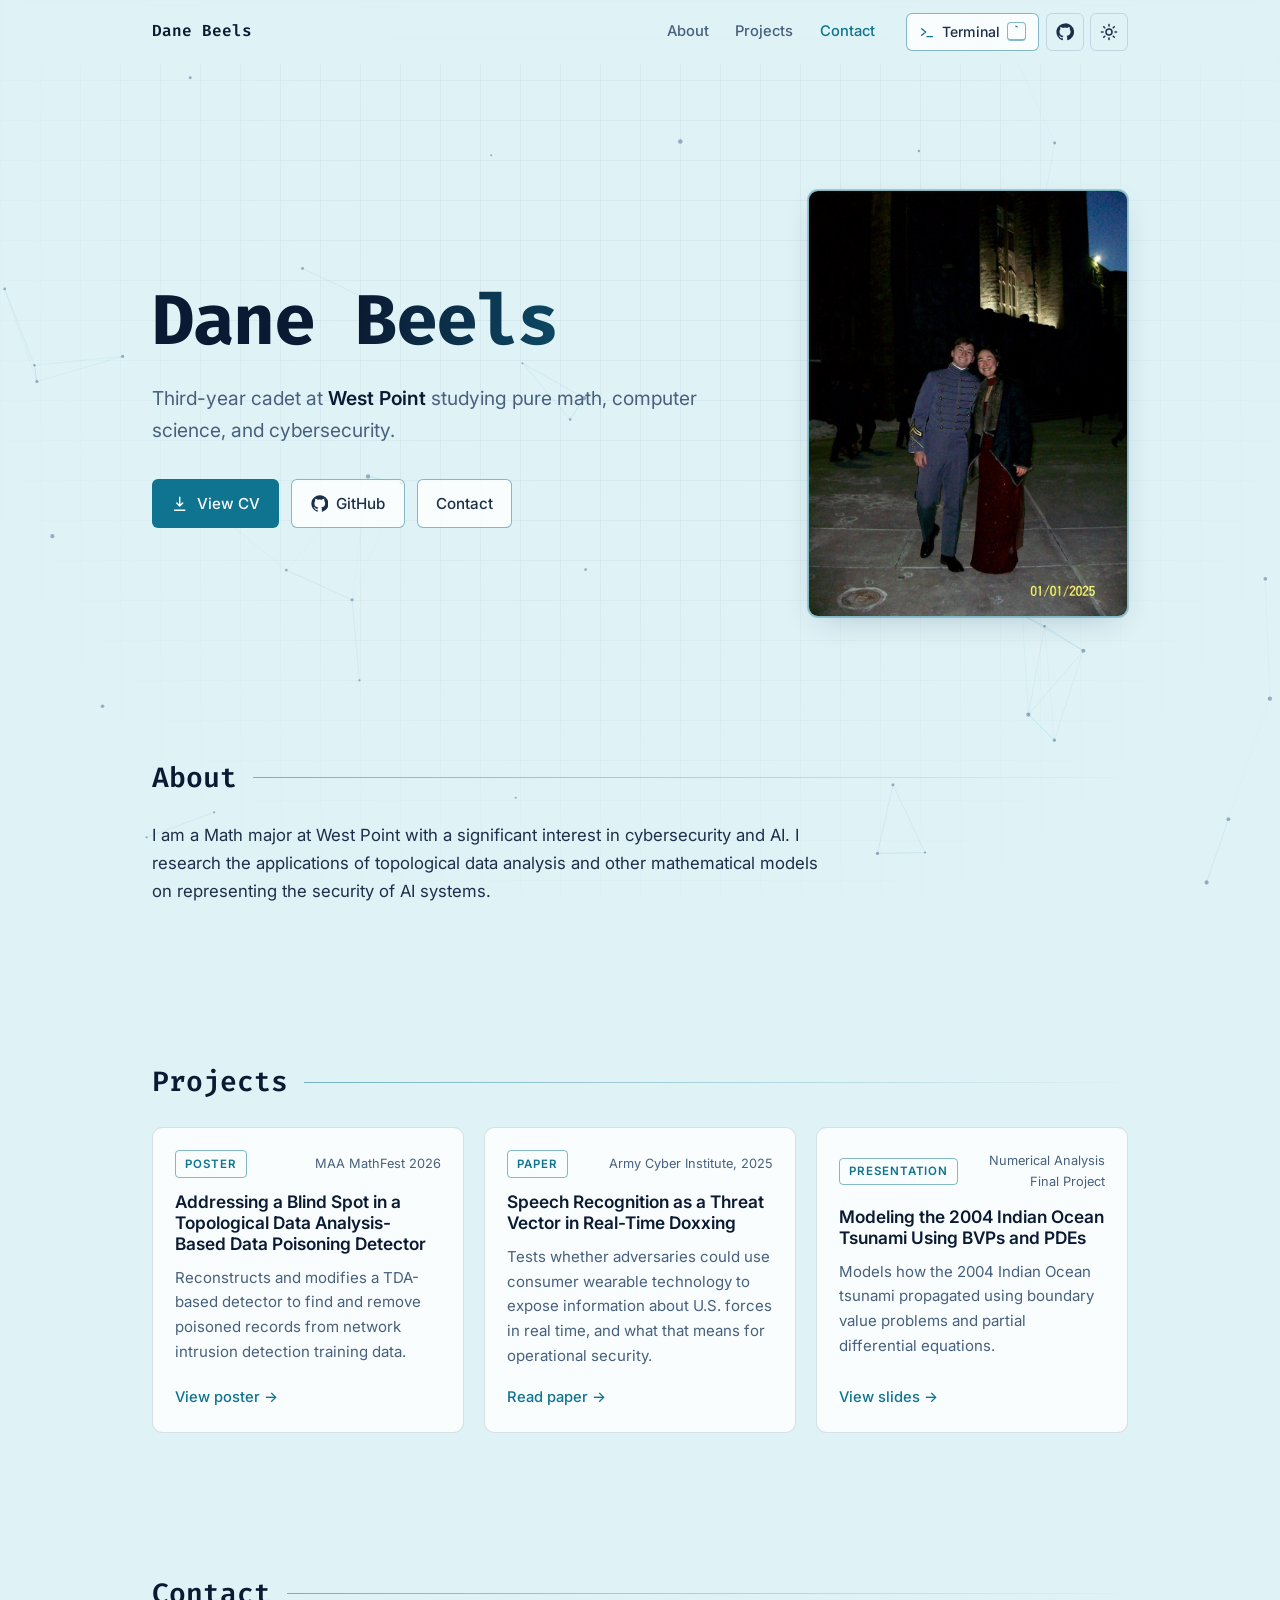
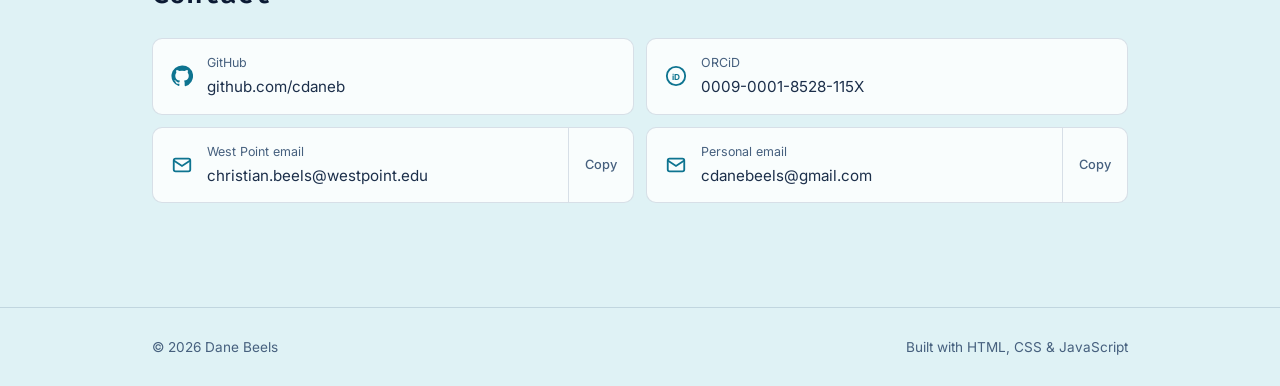
<file: index.html>
<!DOCTYPE html>
<html lang="en" data-theme="dark">
  <head>
    <meta charset="UTF-8">
    <meta name="viewport" content="width=device-width, initial-scale=1.0">
    <title>Dane Beels</title>
    <meta name="description" content="Dane Beels: West Point cadet studying mathematical sciences, computer science, and cybersecurity. Research in topological data analysis and AI security.">
    <meta name="author" content="Christian Dane Beels">
    <link rel="canonical" href="https://cdaneb.github.io/">

    <!-- Open Graph / social -->
    <meta property="og:type" content="website">
    <meta property="og:url" content="https://cdaneb.github.io/">
    <meta property="og:title" content="Dane Beels">
    <meta property="og:description" content="West Point cadet studying math, computer science, and cybersecurity.">
    <meta name="twitter:card" content="summary">

    <meta name="theme-color" content="#0B1A33">

    <!-- Favicons -->
    <link rel="icon" type="image/x-icon" href="favicon_io/favicon.ico">
    <link rel="icon" type="image/png" sizes="32x32" href="favicon_io/favicon-32x32.png">
    <link rel="icon" type="image/png" sizes="16x16" href="favicon_io/favicon-16x16.png">
    <link rel="apple-touch-icon" sizes="180x180" href="favicon_io/apple-touch-icon.png">
    <link rel="manifest" href="favicon_io/site.webmanifest">

    <!-- Fonts -->
    <link rel="preconnect" href="https://fonts.googleapis.com">
    <link rel="preconnect" href="https://fonts.gstatic.com" crossorigin>
    <link href="https://fonts.googleapis.com/css2?family=Fira+Code:wght@400;500;600;700&family=Inter:wght@400;500;600;700&display=swap" rel="stylesheet">

    <!-- Apply saved / preferred theme before first paint to avoid a flash -->
    <script>
      (function () {
        var theme = "dark";
        try {
          var saved = localStorage.getItem("theme");
          if (saved === "light" || saved === "dark") theme = saved;
          else if (window.matchMedia("(prefers-color-scheme: light)").matches) theme = "light";
        } catch (e) {}
        document.documentElement.setAttribute("data-theme", theme);
        document.documentElement.classList.add("js");
      })();
    </script>

    <link rel="stylesheet" href="styles.css">
  </head>
  <body>
    <a class="skip-link" href="#main">Skip to content</a>

    <canvas id="bg-canvas" aria-hidden="true"></canvas>
    <div class="bg-grid" aria-hidden="true"></div>

    <!-- ============ NAV ============ -->
    <header class="site-header">
      <nav class="nav container" aria-label="Primary">
        <a class="nav__logo" href="#top">Dane Beels</a>

        <button class="nav__toggle" type="button" aria-expanded="false" aria-controls="nav-menu" aria-label="Toggle navigation">
          <span></span><span></span><span></span>
        </button>

        <div class="nav__menu" id="nav-menu">
          <ul class="nav__links">
            <li><a href="#about">About</a></li>
            <li><a href="#projects">Projects</a></li>
            <li><a href="#contact">Contact</a></li>
          </ul>
          <div class="nav__actions">
            <button class="term-btn" type="button" data-open-terminal title="Open the terminal">
              <svg viewBox="0 0 24 24" aria-hidden="true"><path d="M4 17l6-5-6-5M12 19h8" fill="none" stroke="currentColor" stroke-width="2" stroke-linecap="round" stroke-linejoin="round"/></svg>
              Terminal <kbd aria-hidden="true">`</kbd>
            </button>
            <a class="icon-btn" href="https://github.com/cdaneb" target="_blank" rel="noopener" aria-label="GitHub profile" title="GitHub">
              <svg viewBox="0 0 24 24" aria-hidden="true"><path fill="currentColor" d="M12 .5a11.5 11.5 0 0 0-3.64 22.41c.58.1.79-.25.79-.56v-2c-3.2.7-3.88-1.37-3.88-1.37-.53-1.33-1.29-1.69-1.29-1.69-1.04-.71.08-.7.08-.7 1.16.08 1.77 1.19 1.77 1.19 1.03 1.77 2.7 1.26 3.36.96.1-.75.4-1.26.73-1.55-2.56-.29-5.25-1.28-5.25-5.69 0-1.26.45-2.29 1.19-3.1-.12-.29-.52-1.46.11-3.05 0 0 .97-.31 3.17 1.18a11 11 0 0 1 5.77 0c2.2-1.49 3.17-1.18 3.17-1.18.63 1.59.23 2.76.11 3.05.74.81 1.19 1.84 1.19 3.1 0 4.42-2.69 5.39-5.26 5.68.41.36.78 1.06.78 2.14v3.17c0 .31.21.67.8.56A11.5 11.5 0 0 0 12 .5Z"/></svg>
            </a>
            <button class="icon-btn" type="button" id="theme-toggle" aria-label="Toggle light/dark theme" title="Toggle theme">
              <svg class="icon-sun" viewBox="0 0 24 24" aria-hidden="true"><circle cx="12" cy="12" r="4" fill="none" stroke="currentColor" stroke-width="2"/><path d="M12 2v2M12 20v2M4.93 4.93l1.41 1.41M17.66 17.66l1.41 1.41M2 12h2M20 12h2M4.93 19.07l1.41-1.41M17.66 6.34l1.41-1.41" stroke="currentColor" stroke-width="2" stroke-linecap="round"/></svg>
              <svg class="icon-moon" viewBox="0 0 24 24" aria-hidden="true"><path d="M21 12.8A9 9 0 1 1 11.2 3a7 7 0 0 0 9.8 9.8Z" fill="none" stroke="currentColor" stroke-width="2" stroke-linejoin="round"/></svg>
            </button>
          </div>
        </div>
      </nav>
    </header>

    <main id="main">
      <!-- ============ HERO ============ -->
      <section class="hero container" id="top">
        <div class="hero__text">
          <h1 class="hero__name">Dane Beels</h1>
          <p class="hero__lead">
            Third-year cadet at <strong>West Point</strong> studying pure math, computer science, and cybersecurity.
          </p>
          <div class="hero__cta">
            <a class="btn btn--primary" href="pdfs/beels_cv.pdf" target="_blank" rel="noopener">
              <svg viewBox="0 0 24 24" aria-hidden="true"><path d="M12 3v12m0 0l-4-4m4 4l4-4M5 21h14" fill="none" stroke="currentColor" stroke-width="2" stroke-linecap="round" stroke-linejoin="round"/></svg>
              View CV
            </a>
            <a class="btn btn--ghost" href="https://github.com/cdaneb" target="_blank" rel="noopener">
              <svg viewBox="0 0 24 24" aria-hidden="true"><path fill="currentColor" d="M12 .5a11.5 11.5 0 0 0-3.64 22.41c.58.1.79-.25.79-.56v-2c-3.2.7-3.88-1.37-3.88-1.37-.53-1.33-1.29-1.69-1.29-1.69-1.04-.71.08-.7.08-.7 1.16.08 1.77 1.19 1.77 1.19 1.03 1.77 2.7 1.26 3.36.96.1-.75.4-1.26.73-1.55-2.56-.29-5.25-1.28-5.25-5.69 0-1.26.45-2.29 1.19-3.1-.12-.29-.52-1.46.11-3.05 0 0 .97-.31 3.17 1.18a11 11 0 0 1 5.77 0c2.2-1.49 3.17-1.18 3.17-1.18.63 1.59.23 2.76.11 3.05.74.81 1.19 1.84 1.19 3.1 0 4.42-2.69 5.39-5.26 5.68.41.36.78 1.06.78 2.14v3.17c0 .31.21.67.8.56A11.5 11.5 0 0 0 12 .5Z"/></svg>
              GitHub
            </a>
            <a class="btn btn--ghost" href="#contact">Contact</a>
          </div>
        </div>

        <figure class="hero__photo">
          <img src="images/web/dane-beels.jpg" width="828" height="1104"
               alt="Dane Beels in West Point full-dress gray uniform, standing outside at dusk">
        </figure>
      </section>

      <!-- ============ ABOUT ============ -->
      <section class="section container reveal" id="about" aria-labelledby="about-h">
        <h2 class="section__title" id="about-h">About</h2>
        <div class="prose">
          <p>
            I am a Math major at West Point with a significant interest in cybersecurity and AI. I research the applications of topological data analysis and other mathematical models on representing the security of AI systems.
          </p>
        </div>
      </section>

      <!-- ============ PROJECTS ============ -->
      <section class="section container reveal" id="projects" aria-labelledby="projects-h">
        <h2 class="section__title" id="projects-h">Projects</h2>

        <div class="cards">
          <article class="card">
            <header class="card__head">
              <span class="badge">Poster</span>
              <span class="card__meta">MAA MathFest 2026</span>
            </header>
            <h3 class="card__title">Addressing a Blind Spot in a Topological Data Analysis-Based Data Poisoning Detector</h3>
            <p class="card__desc">
              Reconstructs and modifies a TDA-based detector to find and remove poisoned records from network intrusion detection training data.
            </p>
            <a class="card__link" href="pdfs/tda_poster.pdf" target="_blank" rel="noopener">View poster <span aria-hidden="true">→</span><span class="sr-only"> (PDF, opens in new tab)</span></a>
          </article>

          <article class="card">
            <header class="card__head">
              <span class="badge">Paper</span>
              <span class="card__meta">Army Cyber Institute, 2025</span>
            </header>
            <h3 class="card__title">Speech Recognition as a Threat Vector in Real-Time Doxxing</h3>
            <p class="card__desc">
              Tests whether adversaries could use consumer wearable technology to expose information about U.S. forces in real time,
              and what that means for operational security.
            </p>
            <a class="card__link" href="pdfs/real_time_doxxing.pdf" target="_blank" rel="noopener">Read paper <span aria-hidden="true">→</span><span class="sr-only"> (PDF, opens in new tab)</span></a>
          </article>

          <article class="card">
            <header class="card__head">
              <span class="badge">Presentation</span>
              <span class="card__meta">Numerical Analysis Final Project</span>
            </header>
            <h3 class="card__title">Modeling the 2004 Indian Ocean Tsunami Using BVPs and PDEs</h3>
            <p class="card__desc">
              Models how the 2004 Indian Ocean tsunami propagated using boundary value problems and partial differential equations.
            </p>
            <a class="card__link" href="pdfs/tsunami_pdes.pdf" target="_blank" rel="noopener">View slides <span aria-hidden="true">→</span><span class="sr-only"> (PDF, opens in new tab)</span></a>
          </article>
        </div>
      </section>

      <!-- ============ CONTACT ============ -->
      <section class="section container reveal" id="contact" aria-labelledby="contact-h">
        <h2 class="section__title" id="contact-h">Contact</h2>
        <ul class="links">
          <li class="link-row">
            <a href="https://github.com/cdaneb" target="_blank" rel="noopener">
              <svg viewBox="0 0 24 24" aria-hidden="true"><path fill="currentColor" d="M12 .5a11.5 11.5 0 0 0-3.64 22.41c.58.1.79-.25.79-.56v-2c-3.2.7-3.88-1.37-3.88-1.37-.53-1.33-1.29-1.69-1.29-1.69-1.04-.71.08-.7.08-.7 1.16.08 1.77 1.19 1.77 1.19 1.03 1.77 2.7 1.26 3.36.96.1-.75.4-1.26.73-1.55-2.56-.29-5.25-1.28-5.25-5.69 0-1.26.45-2.29 1.19-3.1-.12-.29-.52-1.46.11-3.05 0 0 .97-.31 3.17 1.18a11 11 0 0 1 5.77 0c2.2-1.49 3.17-1.18 3.17-1.18.63 1.59.23 2.76.11 3.05.74.81 1.19 1.84 1.19 3.1 0 4.42-2.69 5.39-5.26 5.68.41.36.78 1.06.78 2.14v3.17c0 .31.21.67.8.56A11.5 11.5 0 0 0 12 .5Z"/></svg>
              <span class="link-row__label">GitHub</span>
              <span class="link-row__value">github.com/cdaneb</span>
            </a>
          </li>
          <li class="link-row">
            <a href="https://orcid.org/0009-0001-8528-115X" target="_blank" rel="noopener">
              <svg viewBox="0 0 24 24" aria-hidden="true"><circle cx="12" cy="12" r="10" fill="none" stroke="currentColor" stroke-width="2"/><text x="12" y="16" text-anchor="middle" font-size="9" font-family="Inter, sans-serif" font-weight="700" fill="currentColor">iD</text></svg>
              <span class="link-row__label">ORCiD</span>
              <span class="link-row__value">0009-0001-8528-115X</span>
            </a>
          </li>
          <li class="link-row">
            <a href="mailto:christian.beels@westpoint.edu">
              <svg viewBox="0 0 24 24" aria-hidden="true"><rect x="3" y="5" width="18" height="14" rx="2" fill="none" stroke="currentColor" stroke-width="2"/><path d="M3 7l9 6 9-6" fill="none" stroke="currentColor" stroke-width="2"/></svg>
              <span class="link-row__label">West Point email</span>
              <span class="link-row__value">christian.beels@westpoint.edu</span>
            </a>
            <button class="copy-btn" type="button" data-copy="christian.beels@westpoint.edu" aria-label="Copy West Point email">Copy</button>
          </li>
          <li class="link-row">
            <a href="mailto:cdanebeels@gmail.com">
              <svg viewBox="0 0 24 24" aria-hidden="true"><rect x="3" y="5" width="18" height="14" rx="2" fill="none" stroke="currentColor" stroke-width="2"/><path d="M3 7l9 6 9-6" fill="none" stroke="currentColor" stroke-width="2"/></svg>
              <span class="link-row__label">Personal email</span>
              <span class="link-row__value">cdanebeels@gmail.com</span>
            </a>
            <button class="copy-btn" type="button" data-copy="cdanebeels@gmail.com" aria-label="Copy personal email">Copy</button>
          </li>
        </ul>
      </section>
    </main>

    <footer class="site-footer">
      <div class="container site-footer__inner">
        <p>&copy; <span id="year">2026</span> Dane Beels</p>
        <p>Built with HTML, CSS &amp; JavaScript</p>
      </div>
    </footer>

    <!-- ============ INTERACTIVE TERMINAL ============ -->
    <dialog class="shell" id="shell" aria-label="Interactive terminal">
      <div class="terminal">
        <div class="terminal__bar">
          <span class="dot dot--r"></span><span class="dot dot--y"></span><span class="dot dot--g"></span>
          <span class="terminal__title">dane@westpoint: ~ (type "help")</span>
          <button class="shell__close" type="button" data-close-terminal aria-label="Close terminal">×</button>
        </div>
        <div class="terminal__body shell__body">
          <div class="shell__output" id="shell-output" aria-live="polite"></div>
          <form class="shell__form" id="shell-form" autocomplete="off">
            <label for="shell-input" class="t-prompt">guest@westpoint:~$</label>
            <input id="shell-input" class="shell__input" type="text" spellcheck="false" autocapitalize="off">
          </form>
        </div>
      </div>
    </dialog>

    <div class="toast" id="toast" role="status" aria-live="polite"></div>

    <script src="index.js"></script>
  </body>
</html>
</file>
<file: styles.css>
/* ==========================================================================
   Dane Beels: styles.css
   Palette: navy / cyan / powder blue. Two themes via [data-theme] on <html>.
   ========================================================================== */

:root {
  /* brand palette */
  --navy-950: #071226;
  --navy-900: #0b1a33;
  --navy-800: #102445;
  --navy-700: #274472;
  --cyan-400: #22d3ee;
  --cyan-800: #0e7490;
  --powder:   #b0e0e6;

  --font-mono: "Fira Code", ui-monospace, SFMono-Regular, Menlo, monospace;
  --font-sans: "Inter", system-ui, -apple-system, "Segoe UI", Roboto, sans-serif;

  --radius: 10px;
  --radius-sm: 6px;
  --max-w: 1040px;
  --nav-h: 64px;
  --ease: cubic-bezier(.2, .7, .2, 1);
}

/* ---------- dark theme: default ---------- */
:root,
:root[data-theme="dark"] {
  --bg: var(--navy-900);
  --bg-elev: rgba(16, 36, 69, .72);
  --bg-solid: var(--navy-800);
  --text: #dbeff3;
  --text-muted: #8fb3c4;
  --heading: #ffffff;
  --accent: var(--cyan-400);
  --accent-2: var(--powder);
  --accent-contrast: var(--navy-950);
  --border: rgba(176, 224, 230, .14);
  --border-strong: rgba(34, 211, 238, .45);
  --glow: 0 0 0 1px rgba(34, 211, 238, .3), 0 8px 30px -10px rgba(34, 211, 238, .3);
  --grid-line: rgba(176, 224, 230, .04);
  --node: 176, 224, 230;     /* rgb triplet for canvas points */
  --edge: 34, 211, 238;      /* rgb triplet for canvas edges  */
  color-scheme: dark;
}

/* ---------- light theme ---------- */
:root[data-theme="light"] {
  --bg: #dff2f5;
  --bg-elev: rgba(255, 255, 255, .8);
  --bg-solid: #f4fbfc;
  --text: #1c2f4a;
  --text-muted: #46607e;
  --heading: var(--navy-900);
  --accent: var(--cyan-800);
  --accent-2: var(--navy-700);
  --accent-contrast: #ffffff;
  --border: rgba(39, 68, 114, .16);
  --border-strong: rgba(14, 116, 144, .5);
  --glow: 0 0 0 1px rgba(14, 116, 144, .3), 0 10px 30px -12px rgba(39, 68, 114, .3);
  --grid-line: rgba(39, 68, 114, .05);
  --node: 39, 68, 114;
  --edge: 8, 145, 178;
  color-scheme: light;
}

/* ---------- reset / base ---------- */
*,
*::before,
*::after { box-sizing: border-box; }

html { scroll-behavior: smooth; scroll-padding-top: calc(var(--nav-h) + 16px); }

body {
  margin: 0;
  min-height: 100vh;
  background-color: var(--bg);
  color: var(--text);
  font-family: var(--font-sans);
  font-size: 1rem;
  line-height: 1.65;
  -webkit-font-smoothing: antialiased;
  overflow-x: hidden;
  transition: background-color .3s var(--ease), color .3s var(--ease);
}

h1, h2, h3 { color: var(--heading); line-height: 1.2; margin: 0; }
p { margin: 0 0 1rem; }
a { color: var(--accent); text-decoration-thickness: 1px; text-underline-offset: 3px; }
a:hover { color: var(--accent-2); }
strong { color: var(--heading); font-weight: 600; }
ul { margin: 0; padding: 0; list-style: none; }
svg { width: 1.15em; height: 1.15em; flex-shrink: 0; }
img { display: block; max-width: 100%; height: auto; }
kbd {
  display: inline-grid; place-items: center;
  min-width: 1.6em;
  font-family: var(--font-mono);
  font-size: .85em;
  line-height: 1.4;
  padding: 0 .35em;
  border: 1px solid var(--border-strong);
  border-bottom-width: 2px;
  border-radius: 4px;
  color: var(--accent);
}

::selection { background: var(--accent); color: var(--accent-contrast); }

:focus-visible {
  outline: 2px solid var(--accent);
  outline-offset: 3px;
  border-radius: 4px;
}

.container {
  width: 100%;
  max-width: var(--max-w);
  margin-inline: auto;
  padding-inline: clamp(16px, 4vw, 32px);
}

.sr-only {
  position: absolute; width: 1px; height: 1px; padding: 0; margin: -1px;
  overflow: hidden; clip: rect(0 0 0 0); white-space: nowrap; border: 0;
}

.skip-link {
  position: absolute; left: 16px; top: -100px; z-index: 100;
  background: var(--accent); color: var(--accent-contrast);
  padding: .5rem 1rem; border-radius: var(--radius-sm);
  text-decoration: none;
}
.skip-link:focus { top: 12px; }

/* ---------- background layers ---------- */
#bg-canvas {
  position: fixed; inset: 0;
  width: 100%; height: 100%;
  z-index: -2;
  pointer-events: none;
}
.bg-grid {
  position: fixed; inset: 0; z-index: -1; pointer-events: none;
  background-image:
    linear-gradient(var(--grid-line) 1px, transparent 1px),
    linear-gradient(90deg, var(--grid-line) 1px, transparent 1px);
  background-size: 40px 40px;
  mask-image: radial-gradient(ellipse at 50% 20%, #000 30%, transparent 80%);
  -webkit-mask-image: radial-gradient(ellipse at 50% 20%, #000 30%, transparent 80%);
}

/* ==========================================================================
   NAV
   ========================================================================== */
.site-header {
  position: sticky; top: 0; z-index: 50;
  height: var(--nav-h);
  background: color-mix(in srgb, var(--bg) 80%, transparent);
  backdrop-filter: blur(10px);
  -webkit-backdrop-filter: blur(10px);
  border-bottom: 1px solid transparent;
  transition: border-color .3s, background-color .3s;
}
.site-header.is-scrolled { border-bottom-color: var(--border); }

.nav {
  height: 100%;
  display: flex; align-items: center; justify-content: space-between; gap: 1rem;
}
.nav__logo {
  font-family: var(--font-mono);
  font-weight: 600;
  font-size: 1rem;
  text-decoration: none;
  color: var(--heading);
  white-space: nowrap;
}
.nav__logo:hover { color: var(--accent); }

.nav__menu { display: flex; align-items: center; gap: 1.25rem; }
.nav__links { display: flex; gap: .25rem; }
.nav__links a {
  display: block;
  font-size: .92rem;
  font-weight: 500;
  color: var(--text-muted);
  text-decoration: none;
  padding: .4rem .7rem;
  border-radius: var(--radius-sm);
  transition: color .2s, background-color .2s;
}
.nav__links a:hover { color: var(--heading); background: var(--bg-elev); }
.nav__links a.is-active { color: var(--accent); }

.nav__actions { display: flex; align-items: center; gap: .4rem; }
.icon-btn {
  display: inline-grid; place-items: center;
  width: 38px; height: 38px;
  border-radius: var(--radius-sm);
  border: 1px solid var(--border);
  background: transparent;
  color: var(--text);
  cursor: pointer;
  transition: border-color .2s, color .2s;
}
.icon-btn:hover { color: var(--accent); border-color: var(--border-strong); }
.icon-btn svg { width: 18px; height: 18px; }

.term-btn {
  display: inline-flex; align-items: center; gap: .45rem;
  height: 38px;
  padding: 0 .75rem;
  border-radius: var(--radius-sm);
  border: 1px solid var(--border-strong);
  background: var(--bg-elev);
  color: var(--text);
  font: 500 .88rem var(--font-sans);
  cursor: pointer;
  transition: color .2s, box-shadow .2s;
}
.term-btn svg { width: 16px; height: 16px; color: var(--accent); }
.term-btn:hover { color: var(--accent); box-shadow: var(--glow); }

[data-theme="dark"] .icon-sun { display: none; }
[data-theme="light"] .icon-moon { display: none; }

.nav__toggle {
  display: none;
  width: 40px; height: 40px;
  border: 1px solid var(--border); border-radius: var(--radius-sm);
  background: transparent; cursor: pointer;
  padding: 0 10px;
  flex-direction: column; justify-content: center; gap: 5px;
}
.nav__toggle span {
  display: block; height: 2px; background: var(--text); border-radius: 2px;
  transition: transform .25s var(--ease), opacity .2s;
}
.nav__toggle[aria-expanded="true"] span:nth-child(1) { transform: translateY(7px) rotate(45deg); }
.nav__toggle[aria-expanded="true"] span:nth-child(2) { opacity: 0; }
.nav__toggle[aria-expanded="true"] span:nth-child(3) { transform: translateY(-7px) rotate(-45deg); }

@media (max-width: 820px) {
  .nav__toggle { display: flex; }
  .nav__menu {
    position: absolute; top: var(--nav-h); left: 0; right: 0;
    flex-direction: column; align-items: stretch; gap: 1rem;
    padding: 1rem clamp(16px, 4vw, 32px) 1.25rem;
    background: var(--bg-solid);
    border-bottom: 1px solid var(--border);
    transform: translateY(-8px); opacity: 0; visibility: hidden;
    transition: opacity .2s, transform .2s var(--ease), visibility .2s;
  }
  .nav__menu.is-open { transform: none; opacity: 1; visibility: visible; }
  .nav__links { flex-direction: column; }
  .nav__links a { padding: .6rem .5rem; font-size: 1rem; }
  .term-btn kbd { display: none; } /* no backtick key on touch keyboards */
}

/* ==========================================================================
   BUTTONS
   ========================================================================== */
.btn {
  display: inline-flex; align-items: center; gap: .5rem;
  font-size: .95rem; font-weight: 500;
  padding: .7rem 1.15rem;
  border-radius: var(--radius-sm);
  text-decoration: none;
  border: 1px solid transparent;
  cursor: pointer;
  transition: transform .15s var(--ease), box-shadow .2s, color .2s;
}
.btn:hover { transform: translateY(-1px); }
.btn--primary { background: var(--accent); color: var(--accent-contrast); }
.btn--primary:hover { color: var(--accent-contrast); box-shadow: var(--glow); }
.btn--ghost { border-color: var(--border-strong); color: var(--text); background: var(--bg-elev); }
.btn--ghost:hover { color: var(--accent); }

/* ==========================================================================
   HERO
   ========================================================================== */
.hero {
  padding-block: clamp(4rem, 14vh, 8rem) clamp(3rem, 8vh, 5rem);
}
.hero__name {
  font-family: var(--font-mono);
  font-weight: 700;
  font-size: clamp(2.6rem, 7vw, 4.4rem);
  letter-spacing: -.02em;
  margin-bottom: 1.25rem;
  background: linear-gradient(100deg, var(--heading) 35%, var(--accent) 100%);
  -webkit-background-clip: text; background-clip: text;
  color: transparent;
}
.hero__lead {
  font-size: clamp(1.05rem, 1.6vw, 1.2rem);
  color: var(--text-muted);
  max-width: 38rem;
  margin-bottom: 2rem;
}
.hero__cta { display: flex; flex-wrap: wrap; gap: .75rem; }

/* portrait: right of the heading on desktop, below it on mobile */
.hero {
  display: grid;
  grid-template-columns: minmax(0, 1fr) auto;
  align-items: center;
  gap: clamp(2rem, 5vw, 4rem);
}
.hero__photo {
  margin: 0;
  width: clamp(220px, 26vw, 320px);
  aspect-ratio: 3 / 4;
  overflow: hidden;
  border-radius: var(--radius);
  border: 1px solid var(--border-strong);
  background: var(--bg-solid);
  box-shadow: var(--glow);
}
.hero__photo img { width: 100%; height: 100%; object-fit: cover; display: block; }

@media (max-width: 760px) {
  .hero { grid-template-columns: minmax(0, 1fr); }
  .hero__photo { width: min(100%, 320px); }
}

/* ==========================================================================
   SECTIONS
   ========================================================================== */
.section { padding-block: clamp(3rem, 8vh, 5rem); }
.section__title {
  font-family: var(--font-mono);
  font-size: clamp(1.35rem, 2.6vw, 1.75rem);
  font-weight: 600;
  margin-bottom: 1.75rem;
  display: flex; align-items: center; gap: 1rem;
}
.section__title::after {
  content: "";
  flex: 1;
  height: 1px;
  background: linear-gradient(90deg, var(--border-strong), transparent);
}
.section__lead { color: var(--text-muted); max-width: 40rem; margin-bottom: 1.75rem; }
.prose { max-width: 42rem; }
.prose p { font-size: 1.05rem; }

/* ---------- projects ---------- */
.cards {
  display: grid;
  grid-template-columns: repeat(auto-fill, minmax(min(100%, 290px), 1fr));
  gap: 1.25rem;
}
.card {
  position: relative;
  display: flex; flex-direction: column;
  padding: 1.4rem;
  border: 1px solid var(--border);
  border-radius: var(--radius);
  background: var(--bg-elev);
  backdrop-filter: blur(6px);
  -webkit-backdrop-filter: blur(6px);
  transition: border-color .2s;
}
.card:hover { border-color: var(--border-strong); }

.card__head { display: flex; justify-content: space-between; align-items: center; gap: .5rem; margin-bottom: .9rem; }
.badge {
  font-size: .72rem;
  font-weight: 600;
  text-transform: uppercase;
  letter-spacing: .08em;
  padding: .2rem .55rem;
  border-radius: 4px;
  color: var(--accent);
  border: 1px solid var(--border-strong);
}
.card__meta { font-size: .8rem; color: var(--text-muted); text-align: right; }
.card__title { font-size: 1.08rem; font-weight: 600; margin-bottom: .7rem; }
.card__desc { color: var(--text-muted); font-size: .94rem; flex: 1; }
.card__link {
  font-size: .92rem; font-weight: 500;
  text-decoration: none;
  align-self: flex-start;
}
.card__link span[aria-hidden] { display: inline-block; transition: transform .2s var(--ease); }
.card:hover .card__link span[aria-hidden] { transform: translateX(3px); }
.card__link::after { content: ""; position: absolute; inset: 0; } /* whole card clickable */

/* ---------- contact ---------- */
.links {
  display: grid;
  grid-template-columns: repeat(auto-fill, minmax(min(100%, 320px), 1fr));
  gap: .75rem;
}
.link-row {
  display: flex; align-items: stretch;
  border: 1px solid var(--border);
  border-radius: var(--radius);
  background: var(--bg-elev);
  transition: border-color .2s;
}
.link-row:hover { border-color: var(--border-strong); }
.link-row a {
  flex: 1; min-width: 0;
  display: grid;
  grid-template-columns: auto 1fr;
  grid-template-rows: auto auto;
  column-gap: .9rem;
  align-items: center;
  padding: .9rem 1.1rem;
  color: var(--text);
  text-decoration: none;
}
.link-row a svg { grid-row: span 2; width: 22px; height: 22px; color: var(--accent); }
.link-row__label { font-size: .78rem; color: var(--text-muted); }
.link-row__value { font-size: .95rem; overflow: hidden; text-overflow: ellipsis; white-space: nowrap; }
.link-row a:hover .link-row__value { color: var(--accent); }
.copy-btn {
  font: 500 .8rem var(--font-sans);
  padding: 0 1rem;
  border: none; border-left: 1px solid var(--border);
  background: transparent; color: var(--text-muted);
  cursor: pointer;
  border-radius: 0 var(--radius) var(--radius) 0;
  transition: color .2s;
}
.copy-btn:hover { color: var(--accent); }

/* ---------- footer ---------- */
.site-footer {
  border-top: 1px solid var(--border);
  margin-top: 2rem;
  padding-block: 1.75rem;
  font-size: .85rem;
  color: var(--text-muted);
}
.site-footer__inner { display: flex; flex-wrap: wrap; justify-content: space-between; gap: .5rem 1.5rem; }
.site-footer p { margin: 0; }

/* ==========================================================================
   INTERACTIVE TERMINAL (dialog)
   ========================================================================== */
.terminal {
  background: #06101f;
  border: 1px solid rgba(34, 211, 238, .45);
  border-radius: var(--radius);
  box-shadow: 0 30px 60px -20px rgba(0, 0, 0, .6);
  overflow: hidden;
  font-family: var(--font-mono);
  font-size: .92rem;
  color: #dbeff3;
}
.terminal__bar {
  display: flex; align-items: center; gap: .45rem;
  padding: .65rem .9rem;
  background: rgba(176, 224, 230, .06);
  border-bottom: 1px solid rgba(176, 224, 230, .12);
}
.dot { width: 11px; height: 11px; border-radius: 50%; }
.dot--r { background: #ff5f57; }
.dot--y { background: #febc2e; }
.dot--g { background: #28c840; }
.terminal__title { margin-left: .5rem; font-size: .8rem; color: #8fb3c4; flex: 1; }
.terminal__body { padding: 1.1rem 1.2rem 1.3rem; }
.t-prompt { color: var(--cyan-400); margin-right: .5rem; }
.t-err { color: #ff8a80; }
.t-dim { color: #8fb3c4; }

.shell {
  width: min(720px, calc(100vw - 32px));
  padding: 0;
  border: none;
  background: transparent;
  color: inherit;
}
.shell::backdrop { background: rgba(4, 10, 22, .65); backdrop-filter: blur(3px); }
.shell[open] { animation: pop .2s var(--ease); }
@keyframes pop { from { opacity: 0; transform: translateY(10px) scale(.98); } }
.shell__close {
  background: none; border: none; color: #8fb3c4;
  font-size: 1.3rem; line-height: 1; cursor: pointer; padding: 0 .2rem;
}
.shell__close:hover { color: var(--cyan-400); }
.shell__body { height: min(420px, 65vh); overflow-y: auto; }
.shell__output p { margin: 0 0 .25rem; white-space: pre-wrap; word-break: break-word; }
.shell__output a { color: var(--cyan-400); }
.shell__form { display: flex; align-items: center; gap: .25rem; }
.shell__form .t-prompt { white-space: nowrap; }
.shell__input {
  flex: 1; min-width: 0;
  background: transparent; border: none; outline: none;
  color: #fff; font: inherit; caret-color: var(--cyan-400);
}

/* ---------- toast ---------- */
.toast {
  position: fixed; left: 50%; bottom: 24px; z-index: 200;
  transform: translate(-50%, 20px);
  padding: .6rem 1rem;
  border-radius: var(--radius-sm);
  border: 1px solid var(--border-strong);
  background: var(--bg-solid);
  color: var(--accent);
  font-size: .88rem;
  box-shadow: var(--glow);
  opacity: 0; pointer-events: none;
  transition: opacity .25s, transform .25s var(--ease);
}
.toast.is-visible { opacity: 1; transform: translate(-50%, 0); }

/* ==========================================================================
   REVEAL ON SCROLL (only when JS is running: .js on <html>)
   ========================================================================== */
.js .reveal { opacity: 0; transform: translateY(16px); transition: opacity .7s var(--ease), transform .7s var(--ease); }
.js .reveal.is-visible { opacity: 1; transform: none; }

@media (prefers-reduced-motion: reduce) {
  html { scroll-behavior: auto; }
  *, *::before, *::after { animation-duration: .001ms !important; animation-iteration-count: 1 !important; transition-duration: .001ms !important; }
  .js .reveal { opacity: 1; transform: none; }
}

/* ==========================================================================
   404 PAGE
   ========================================================================== */
.notfound {
  min-height: 100vh;
  display: grid; place-items: center;
  padding: 2rem 16px;
  text-align: center;
}
.notfound__code {
  font-family: var(--font-mono);
  font-size: clamp(4rem, 14vw, 7rem);
  font-weight: 700;
  line-height: 1;
  margin-bottom: .5rem;
  color: var(--accent);
}
.notfound p { color: var(--text-muted); margin-bottom: 1.75rem; }
</file>
